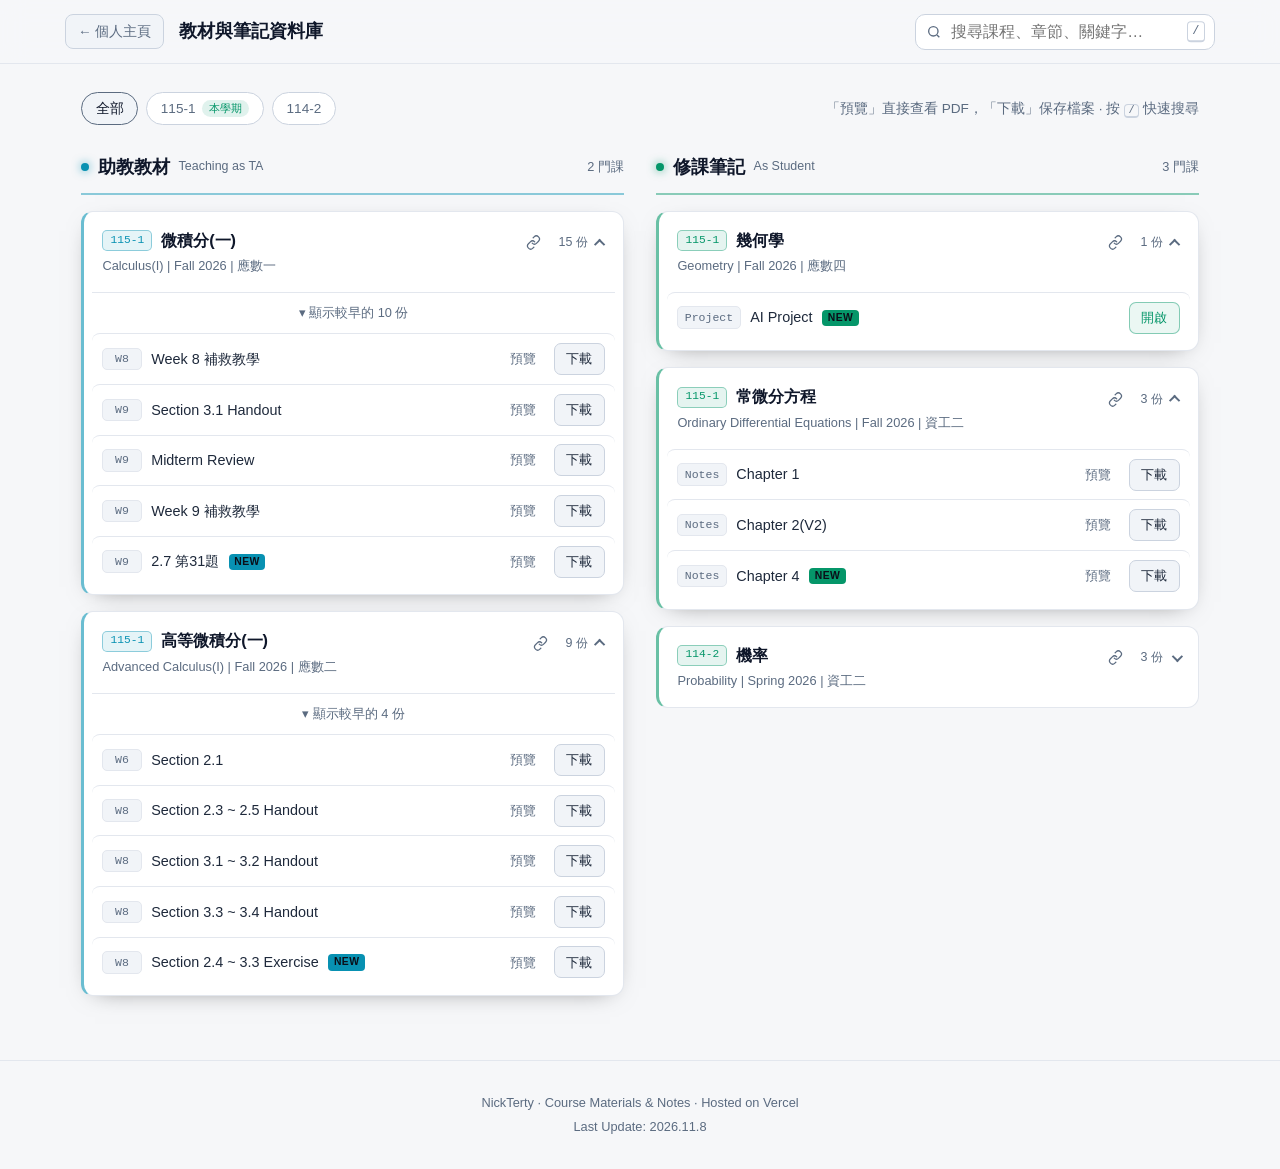
<file: index.html>
<!DOCTYPE html>
<html lang="zh-Hant">
<head>
  <meta charset="UTF-8" />
  <meta name="viewport" content="width=device-width, initial-scale=1.0" />
  <meta name="description" content="NickTerty 的助教教材與修課筆記：微積分、高等微積分、常微分方程、機率等課程講義。" />
  <meta name="theme-color" content="#0b0f19" />
  <title>教材與筆記資料庫 | NickTerty</title>
  <link rel="icon" href="data:image/svg+xml,<svg xmlns='http://www.w3.org/2000/svg' viewBox='0 0 100 100'><text y='.9em' font-size='90'>📚</text></svg>" />
  <link rel="stylesheet" href="style.css" />
</head>
<body>
  <a class="skip-link" href="#main">跳到主要內容</a>

  <!-- Top navigation bar -->
  <header class="navbar">
    <div class="navbar-container">
      <div class="brand-section">
        <a href="https://komeiimo.vercel.app" class="back-home-link">&larr; 個人主頁</a>
        <h1 class="page-title">教材與筆記資料庫</h1>
      </div>
      <div class="search-bar" role="search">
        <label for="searchInput" class="sr-only">搜尋課程、章節、關鍵字</label>
        <svg class="search-icon" viewBox="0 0 24 24" fill="none" stroke="currentColor" stroke-width="2" aria-hidden="true"><circle cx="11" cy="11" r="7"/><path d="m20 20-3.5-3.5"/></svg>
        <input type="search" id="searchInput" placeholder="搜尋課程、章節、關鍵字…" autocomplete="off" />
        <kbd class="search-kbd" aria-hidden="true">/</kbd>
      </div>
    </div>
  </header>

  <main id="main" class="main-content">
    <div class="toolbar">
      <div class="chip-group" id="semesterChips" role="group" aria-label="依學期篩選"></div>
      <p class="result-count" id="resultCount" aria-live="polite"></p>
    </div>

    <div class="columns-grid">
      <section class="column" data-type="ta" aria-labelledby="ta-heading">
        <div class="column-header">
          <h2 id="ta-heading">助教教材 <span class="en">Teaching as TA</span></h2>
          <span class="count" id="ta-count"></span>
        </div>
        <div id="ta-container"><div class="skeleton"></div><div class="skeleton"></div></div>
      </section>

      <section class="column" data-type="student" aria-labelledby="student-heading">
        <div class="column-header">
          <h2 id="student-heading">修課筆記 <span class="en">As Student</span></h2>
          <span class="count" id="student-count"></span>
        </div>
        <div id="student-container"><div class="skeleton"></div><div class="skeleton"></div></div>
      </section>
    </div>
  </main>

  <footer>
    <p>NickTerty · Course Materials &amp; Notes · Hosted on Vercel</p>
    <p id="last-update">Last Update: —</p>
  </footer>

  <!-- PDF preview dialog (desktop only) -->
  <dialog id="viewer" class="viewer" aria-labelledby="viewerTitle">
    <div class="viewer-bar">
      <h2 id="viewerTitle" class="viewer-title"></h2>
      <div class="viewer-actions">
        <a id="viewerOpen" class="btn btn-ghost" target="_blank" rel="noopener">新分頁開啟 ↗</a>
        <a id="viewerDl" class="btn" download>下載</a>
        <button type="button" id="viewerClose" class="btn btn-icon" aria-label="關閉預覽">✕</button>
      </div>
    </div>
    <iframe id="viewerFrame" title="PDF 預覽"></iframe>
  </dialog>

  <div id="toast" class="toast" role="status" aria-live="polite"></div>

  <script>
    // ===== Settings =====
    const VISIBLE_LIMIT = 5;   // Files shown per course by default; older ones are folded under "show N earlier"

    const GROUPS = [
      { key: 'ta',      container: 'ta-container',      count: 'ta-count' },
      { key: 'student', container: 'student-container', count: 'student-count' }
    ];
    const state = {
      data: null, courses: [], query: '', sem: 'all', semesters: [],
      focus: null,              // Course to expand, set by the URL #id
      openState: new Map(),     // Cards the user opened/closed manually
      expanded: new Set()       // Courses whose earlier files are expanded
    };
    const $ = id => document.getElementById(id);

    const esc = s => String(s ?? '').replace(/[&<>"']/g, c =>
      ({ '&': '&amp;', '<': '&lt;', '>': '&gt;', '"': '&quot;', "'": '&#39;' }[c]));

    function hl(text) {
      text = String(text ?? '');
      const q = state.query;
      if (!q) return esc(text);
      const lower = text.toLowerCase();
      let out = '', i = 0, j;
      while ((j = lower.indexOf(q, i)) !== -1) {
        out += esc(text.slice(i, j)) + '<mark>' + esc(text.slice(j, j + q.length)) + '</mark>';
        i = j + q.length;
      }
      return out + esc(text.slice(i));
    }

    // Course URL id: use "id" from the JSON if present, otherwise derive it from the English name, e.g. Calculus(I) → calculus-i
    function assignIds(courses) {
      const used = new Set();
      courses.forEach(c => {
        let id = c.id || (c.subtitle || c.title || '').split('|')[0]
          .toLowerCase().replace(/[^a-z0-9]+/g, '-').replace(/^-+|-+$/g, '') || 'course';
        if (used.has(id)) id += '-' + String(c.status).toLowerCase();
        used.add(id);
        c._id = id;
      });
    }

    function fileKind(f) {
      if (!f.url) return 'pending';
      if (f.type === 'link') return /^https?:/i.test(f.url) ? 'link' : 'page';
      return 'file';
    }

    function renderFile(f, isNew, older) {
      const kind = fileKind(f), url = esc(f.url), name = esc(f.name);
      let actions;
      if (kind === 'pending') {
        actions = '<span class="pending-pill">即將上傳</span>';
      } else if (kind === 'link') {
        actions = `<a class="btn btn-primary" href="${url}" target="_blank" rel="noopener noreferrer" aria-label="開啟連結：${name}">開啟 ↗</a>`;
      } else if (kind === 'page') {
        actions = `<a class="btn btn-primary" href="${url}" target="_blank" rel="noopener" aria-label="開啟頁面：${name}">開啟</a>`;
      } else {
        actions = `<a class="btn btn-ghost js-preview" href="${url}" target="_blank" rel="noopener" data-title="${name}" aria-label="預覽：${name}">預覽</a>
                   <a class="btn" href="${url}" download aria-label="下載：${name}">下載</a>`;
      }
      return `
        <li class="file-item${kind === 'pending' ? ' is-pending' : ''}${older ? ' is-older' : ''}">
          <div class="file-info">
            <span class="tag-label">${hl(f.tag)}</span>
            <span class="file-name">${hl(f.name)}</span>
            ${isNew ? '<span class="new-pill">NEW</span>' : ''}
          </div>
          <div class="file-actions">${actions}</div>
        </li>`;
    }

    function renderCourse(c, isCurrent) {
      const q = state.query;
      const head = [c.title, c.subtitle, c.status].join(' ').toLowerCase();
      const files = (!q || head.includes(q))
        ? c.files
        : c.files.filter(f => `${f.tag} ${f.name}`.toLowerCase().includes(q));
      if (q && !files.length) return null;

      let latest = -1;
      if (isCurrent) c.files.forEach((f, i) => { if (f.url) latest = i; });
      const uploaded = c.files.filter(f => f.url).length;

      // Open state priority: searching (all open) > manual toggle > URL target > current semester open by default
      const defOpen = state.focus ? c._id === state.focus : isCurrent;
      const open = q ? true : (state.openState.has(c._id) ? state.openState.get(c._id) : defOpen);

      // Fold older files when there are too many (files with "pin": true always stay on top)
      const pinned = files.filter(f => f.pin);
      const rest = files.filter(f => !f.pin);
      const hideCount = (!q && rest.length > VISIBLE_LIMIT) ? rest.length - VISIBLE_LIMIT : 0;
      const expanded = state.expanded.has(c._id);
      const fileHtml = [
        ...pinned.map(f => renderFile(f, c.files.indexOf(f) === latest, false)),
        hideCount ? `<li class="more-row"><button type="button" class="more-btn" data-course="${esc(c._id)}" aria-expanded="${expanded}">
                       ${expanded ? '收起較早的檔案' : `顯示較早的 ${hideCount} 份`}</button></li>` : '',
        ...rest.map((f, i) => renderFile(f, c.files.indexOf(f) === latest, i < hideCount))
      ].join('');

      const html = `
        <details class="course-card" id="${esc(c._id)}"${open ? ' open' : ''}>
          <summary class="card-header">
            <div>
              <div class="card-title-row">
                <span class="sem-badge">${esc(c.status)}</span>
                <h3 class="card-title">${hl(c.title)}</h3>
              </div>
              <p class="card-subtitle">${hl(c.subtitle)}</p>
            </div>
            <span class="card-meta">
              <button type="button" class="copy-btn" data-course="${esc(c._id)}" title="複製這門課的連結" aria-label="複製「${esc(c.title)}」的連結">
                <svg viewBox="0 0 24 24" fill="none" stroke="currentColor" stroke-width="2" stroke-linecap="round" aria-hidden="true"><path d="M10 13a5 5 0 0 0 7.07 0l3-3a5 5 0 0 0-7.07-7.07l-1.5 1.5"/><path d="M14 11a5 5 0 0 0-7.07 0l-3 3a5 5 0 0 0 7.07 7.07l1.5-1.5"/></svg>
              </button>
              ${uploaded} 份<span class="chevron" aria-hidden="true"></span>
            </span>
          </summary>
          <ul class="file-list${hideCount && !expanded ? ' collapsed' : ''}">${fileHtml}</ul>
        </details>`;
      return { html, count: files.length };
    }

    function render() {
      const current = state.semesters[0];
      let total = 0;
      GROUPS.forEach(g => {
        const courses = (state.data[g.key] || []).filter(c => state.sem === 'all' || c.status === state.sem);
        const out = courses.map(c => renderCourse(c, c.status === current)).filter(Boolean);
        total += out.reduce((s, o) => s + o.count, 0);
        $(g.container).innerHTML = out.length
          ? out.map(o => o.html).join('')
          : `<p class="empty">${state.query ? `沒有符合「${esc(state.query)}」的資料` : '這個學期沒有資料'}</p>`;
        $(g.count).textContent = `${out.length} 門課`;
      });

      const rc = $('resultCount');
      if (state.query) {
        rc.textContent = `找到 ${total} 筆符合「${state.query}」的項目`;
      } else {
        rc.innerHTML = '「預覽」直接查看 PDF，「下載」保存檔案 · 按 <kbd>/</kbd> 快速搜尋';
      }
    }

    function renderChips() {
      const current = state.semesters[0];
      const chips = [{ v: 'all', label: '全部' }].concat(
        state.semesters.map(s => ({ v: s, label: s, note: s === current ? '本學期' : '' }))
      );
      const box = $('semesterChips');
      box.innerHTML = chips.map(c =>
        `<button type="button" class="chip" data-sem="${esc(c.v)}" aria-pressed="${c.v === state.sem}">
           ${esc(c.label)}${c.note ? `<span class="chip-note">${c.note}</span>` : ''}
         </button>`).join('');
      box.querySelectorAll('.chip').forEach(b => b.addEventListener('click', () => {
        state.sem = b.dataset.sem;
        box.querySelectorAll('.chip').forEach(x => x.setAttribute('aria-pressed', x === b));
        render();
      }));
    }

    // ===== 1. Course links =====
    function courseUrl(id) {
      return location.href.split('#')[0] + '#' + encodeURIComponent(id);
    }

    async function copyText(text) {
      try {
        await navigator.clipboard.writeText(text);
        return true;
      } catch {
        const ta = document.createElement('textarea');
        ta.value = text; ta.setAttribute('readonly', '');
        ta.style.cssText = 'position:fixed;opacity:0';
        document.body.appendChild(ta); ta.select();
        let ok = false;
        try { ok = document.execCommand('copy'); } catch {}
        ta.remove();
        return ok;
      }
    }

    let toastTimer;
    function toast(msg) {
      const t = $('toast');
      t.textContent = msg; t.classList.add('show');
      clearTimeout(toastTimer);
      toastTimer = setTimeout(() => t.classList.remove('show'), 1800);
    }

    function applyHash() {
      const id = decodeURIComponent(location.hash.slice(1));
      if (!id || !state.courses.some(c => c._id === id)) return;
      state.focus = id;
      state.openState.clear();
      state.sem = 'all'; state.query = ''; input.value = '';
      renderChips(); render();
      requestAnimationFrame(() => {
        const el = $(id);
        if (!el) return;
        el.scrollIntoView({ behavior: 'smooth', block: 'start' });
        el.classList.add('is-target');
        setTimeout(() => el.classList.remove('is-target'), 2200);
      });
    }

    // ===== 2. PDF preview dialog (desktop) =====
    const viewer = $('viewer'), frame = $('viewerFrame');
    const useViewer = () => typeof viewer.showModal === 'function'
      && matchMedia('(min-width: 768px) and (pointer: fine)').matches;

    function openViewer(url, title) {
      $('viewerTitle').textContent = title;
      $('viewerOpen').href = url;
      $('viewerDl').href = url;
      frame.src = url;
      viewer.showModal();
      document.documentElement.classList.add('modal-open');
    }
    viewer.addEventListener('close', () => {
      frame.src = 'about:blank';
      document.documentElement.classList.remove('modal-open');
    });
    $('viewerClose').addEventListener('click', () => viewer.close());
    viewer.addEventListener('click', e => { if (e.target === viewer) viewer.close(); });  // Close when clicking the backdrop

    // ===== Events =====
    document.addEventListener('click', async e => {
      const copy = e.target.closest('.copy-btn');
      if (copy) {
        e.preventDefault(); e.stopPropagation();   // Don't toggle the card
        const ok = await copyText(courseUrl(copy.dataset.course));
        toast(ok ? '已複製課程連結' : '複製失敗，請手動複製網址');
        return;
      }
      const more = e.target.closest('.more-btn');
      if (more) {
        const id = more.dataset.course;
        state.expanded.has(id) ? state.expanded.delete(id) : state.expanded.add(id);
        render();
        return;
      }
      const pv = e.target.closest('a.js-preview');
      if (pv && useViewer() && !e.ctrlKey && !e.metaKey && !e.shiftKey) {
        e.preventDefault();
        openViewer(pv.getAttribute('href'), pv.dataset.title);
      }
    });

    // Remember manual open/close so re-filtering doesn't reset it
    document.addEventListener('toggle', e => {
      if (e.target.matches?.('.course-card') && !state.query) state.openState.set(e.target.id, e.target.open);
    }, true);

    window.addEventListener('hashchange', applyHash);

    const input = $('searchInput');
    input.addEventListener('input', () => {
      state.query = input.value.trim().toLowerCase();
      if (state.data) render();
    });

    document.addEventListener('keydown', e => {
      if (viewer.open) return;
      const typing = /^(INPUT|TEXTAREA|SELECT)$/.test(document.activeElement.tagName);
      if (e.key === '/' && !typing) { e.preventDefault(); input.focus(); }
      if (e.key === 'Escape' && document.activeElement === input) {
        input.value = ''; state.query = '';
        if (state.data) render();
        input.blur();
      }
    });

    // ===== Load data =====
    // src/data/index.json lists course ids per group (order = display order);
    // each course lives in src/data/courses/<id>.json, and its id doubles as the URL #id.
    const DATA_DIR = './src/data/';

    async function getJSON(path) {
      const res = await fetch(DATA_DIR + path, { cache: 'no-cache' });
      if (!res.ok) throw new Error(`${path}: HTTP ${res.status}`);
      return res.json();
    }

    // Relative file URLs are resolved against the course's "base";
    // "type" defaults to link for http(s) / .html, otherwise file.
    function normalizeCourse(c, id) {
      c.id = c.id || id;
      const base = c.base || '';
      c.files = (c.files || []).map(f => {
        let url = f.url || '';
        if (url && base && !/^(https?:|\/|\.\.?\/|#)/i.test(url)) url = base + url;
        const type = f.type || (/^https?:|\.html?$/i.test(url) ? 'link' : 'file');
        return { ...f, url, type };
      });
      return c;
    }

    // "2026.11.4" → comparable number
    const dateKey = s => String(s || '').split('.').reduce((n, p) => n * 100 + (parseInt(p, 10) || 0), 0);

    async function loadData() {
      try {
        const index = await getJSON('index.json');
        state.data = {};
        await Promise.all(GROUPS.map(async g => {
          const results = await Promise.all((index[g.key] || []).map(id =>
            getJSON(`courses/${id}.json`)
              .then(c => normalizeCourse(c, id))
              .catch(err => { console.error('無法讀取課程:', err); return null; })));
          state.data[g.key] = results.filter(Boolean);
        }));

        state.courses = [...state.data.ta, ...state.data.student];
        if (!state.courses.length) throw new Error('沒有任何課程資料');

        const latest = state.courses.map(c => c.updated).filter(Boolean)
          .sort((a, b) => dateKey(b) - dateKey(a))[0];
        if (latest) $('last-update').textContent = `Last Update: ${latest}`;

        assignIds(state.courses);
        state.semesters = [...new Set(state.courses.map(c => c.status))].sort().reverse();

        renderChips();
        render();
        applyHash();
      } catch (err) {
        console.error('無法讀取教材資料:', err);
        GROUPS.forEach(g => {
          $(g.container).innerHTML = `<p class="error">資料載入失敗，請重新整理頁面。<br><small>（若是直接以 file:// 開啟本機檔案，瀏覽器會阻擋讀取 JSON，請用 Live Server 或部署後瀏覽）</small></p>`;
        });
      }
    }

    loadData();
  </script>
</body>
</html>
</file>
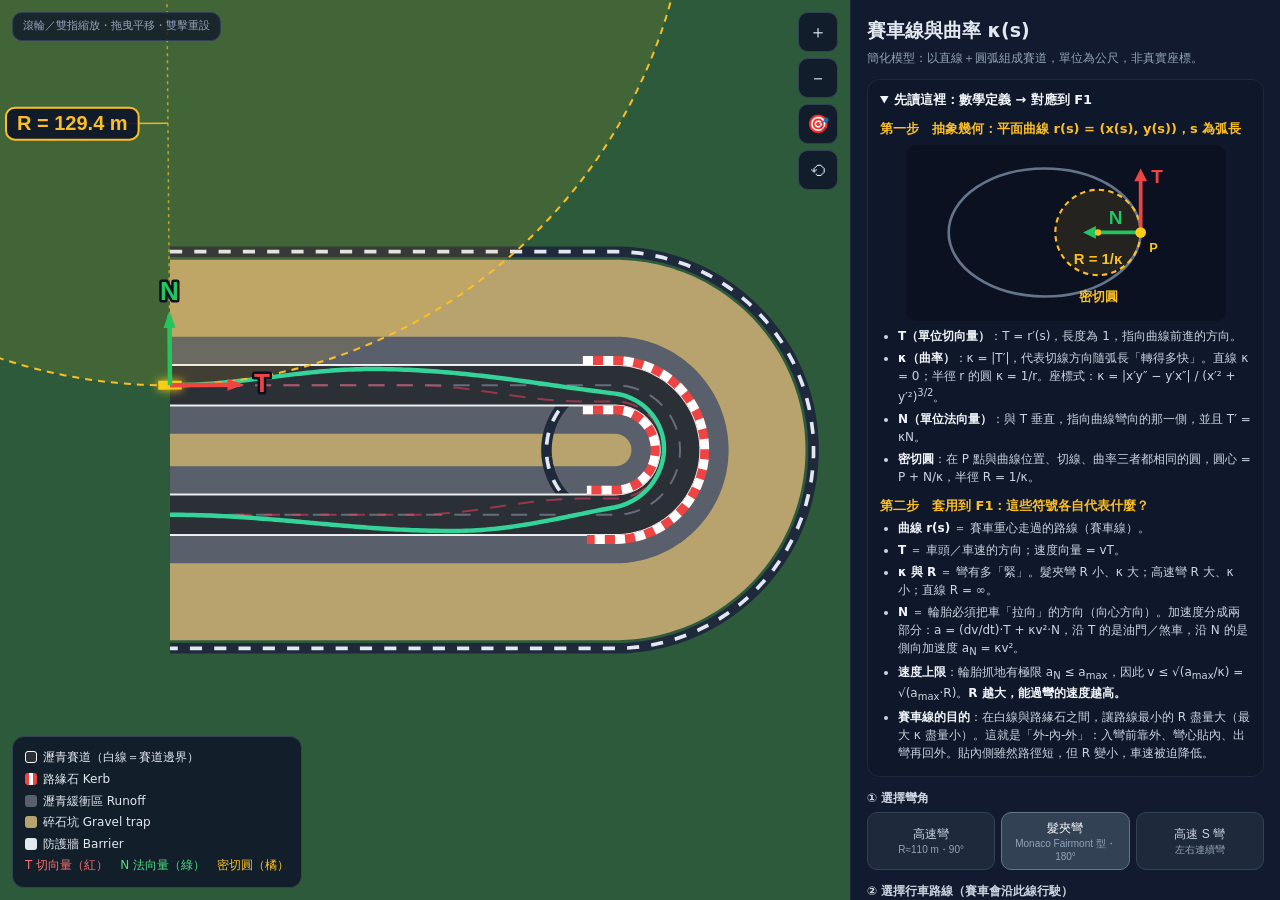
<file: src/materials/course/geometry/proj_1/index.html>
<!DOCTYPE html>
<html lang="zh-TW">
<head>
<meta charset="UTF-8">
<meta name="viewport" content="width=device-width,initial-scale=1">
<title>F1 賽車線幾何學：切向量 T、法向量 N、密切圓與曲率 κ(s)</title>
<style>
:root{color-scheme:dark}
*{box-sizing:border-box}
body{margin:0;height:100vh;display:flex;background:#0b1120;color:#e2e8f0;font:14px/1.5 system-ui,"Noto Sans TC","Microsoft JhengHei",sans-serif}
#stage{flex:1;position:relative;min-width:0}
#trackCanvas{width:100%;height:100%;display:block;touch-action:none;cursor:grab}
#trackCanvas:active{cursor:grabbing}
.tools{position:absolute;right:12px;top:12px;display:flex;flex-direction:column;gap:6px}
.tools button{width:40px;height:40px;border-radius:10px;border:1px solid #334155;background:rgba(15,23,42,.9);color:#e2e8f0;font-size:18px;cursor:pointer}
.tools button.on{background:#4f46e5;border-color:#818cf8}
.hint{position:absolute;left:12px;top:12px;background:rgba(15,23,42,.8);border:1px solid #334155;border-radius:10px;padding:5px 10px;font-size:11px;color:#94a3b8;pointer-events:none}
.legend{position:absolute;left:12px;bottom:12px;background:rgba(15,23,42,.88);border:1px solid #334155;border-radius:12px;padding:10px 12px;font-size:12px;line-height:1.8}
.legend i{display:inline-block;width:12px;height:12px;border-radius:3px;margin-right:6px;vertical-align:-2px}
aside{width:430px;overflow-y:auto;padding:16px;background:#111a2e;border-left:1px solid #1e293b}
h1{font-size:19px;margin:0 0 4px}
.sub{color:#94a3b8;font-size:12px;margin:0 0 12px}
.lab{font-size:12px;font-weight:700;color:#cbd5e1;margin:12px 0 5px}
.grp{display:grid;gap:6px;grid-template-columns:repeat(3,1fr)}
.btn{background:#1e293b;border:1px solid #334155;color:#cbd5e1;border-radius:10px;padding:7px 4px;font-size:12px;cursor:pointer}
.btn.on{background:#334155;color:#fff;border-color:#64748b}
.btn small{display:block;color:#94a3b8;font-size:10px}
.row{display:flex;gap:8px;align-items:center;margin-top:10px}
#play{flex:1;background:#4f46e5;border:0;color:#fff;font-weight:700;border-radius:10px;padding:9px;cursor:pointer}
select{background:#1e293b;color:#e2e8f0;border:1px solid #334155;border-radius:8px;padding:7px}
input[type=range]{width:100%}
.cards{display:grid;grid-template-columns:1fr 1fr;gap:8px;margin-top:12px}
.card{background:#0f172a;border:1px solid #1e293b;border-radius:12px;padding:10px}
.card b{display:block;font-size:11px;color:#94a3b8;font-weight:600}
.big{font:800 26px ui-monospace,Consolas,monospace}
.bar{height:7px;background:#1e293b;border-radius:9px;overflow:hidden;margin-top:5px}
.bar>div{height:100%;width:0;background:#38bdf8}
#state{display:inline-block;font-size:11px;font-weight:700;padding:1px 8px;border-radius:9px;margin-left:6px}
table{width:100%;border-collapse:collapse;font-size:12px}
td,th{padding:3px 4px;text-align:right}
td:first-child,th:first-child{text-align:left}
th{color:#94a3b8;font-weight:600}
canvas.ch{width:100%;height:110px;display:block;background:#0f172a;border:1px solid #1e293b;border-radius:10px}
.note{background:#0f172a;border:1px solid #1e293b;border-radius:12px;padding:10px 12px;font-size:12px;color:#cbd5e1;margin-top:12px}
.note p{margin:3px 0}
details.note{margin:0 0 12px}
details.note summary{cursor:pointer;font-weight:700;font-size:13px;color:#f1f5f9}
.step{font-weight:700;color:#fbbf24;margin:10px 0 3px;font-size:13px}
.note ul{margin:3px 0;padding-left:18px}.note li{margin:4px 0}.note li b{color:#f1f5f9}
.note svg{width:100%;max-width:320px;display:block;margin:6px auto;background:#0b1120;border-radius:10px}
@media(max-width:860px){body{flex-direction:column;height:auto;min-height:100vh}#stage{height:62vh;flex:none}aside{width:100%;border-left:0}}
</style>
</head>
<body>
<div id="stage">
  <canvas id="trackCanvas"></canvas>
  <div class="hint">滾輪／雙指縮放・拖曳平移・雙擊重設</div>
  <div class="tools">
    <button id="zIn" title="放大">＋</button>
    <button id="zOut" title="縮小">－</button>
    <button id="zFollow" title="跟車視角">🎯</button>
    <button id="zReset" title="重設視角">⟲</button>
  </div>
  <div class="legend">
    <div><i style="background:#2b2f36;border:1px solid #fff"></i>瀝青賽道（白線＝賽道邊界）</div>
    <div><i style="background:repeating-linear-gradient(90deg,#ef4444 0 4px,#fff 4px 8px)"></i>路緣石 Kerb</div>
    <div><i style="background:#59606b"></i>瀝青緩衝區 Runoff</div>
    <div><i style="background:#b8a36e"></i>碎石坑 Gravel trap</div>
    <div><i style="background:#e2e8f0"></i>防護牆 Barrier</div>
    <div style="color:#f87171">T 切向量（紅）　<span style="color:#4ade80">N 法向量（綠）</span>　<span style="color:#fbbf24">密切圓（橘）</span></div>
  </div>
</div>
<aside>
  <h1>賽車線與曲率 κ(s)</h1>
  <p class="sub">簡化模型：以直線＋圓弧組成賽道，單位為公尺，非真實座標。</p>

  <details class="note" open>
    <summary>先讀這裡：數學定義 → 對應到 F1</summary>
    <div class="step">第一步　抽象幾何：平面曲線 r(s) = (x(s), y(s))，s 為弧長</div>
    <svg viewBox="0 0 300 165" font-family="sans-serif" font-weight="700">
      <ellipse cx="130" cy="82" rx="90" ry="60" fill="none" stroke="#64748b" stroke-width="2.5"/>
      <circle cx="180" cy="82" r="40" fill="rgba(251,191,36,.1)" stroke="#fbbf24" stroke-width="2" stroke-dasharray="5 4"/>
      <line x1="220" y1="82" x2="220" y2="28" stroke="#ef4444" stroke-width="3.5"/><path d="M220 22 l-6 12 h12z" fill="#ef4444"/>
      <line x1="220" y1="82" x2="172" y2="82" stroke="#22c55e" stroke-width="3.5"/><path d="M166 82 l12 -6 v12z" fill="#22c55e"/>
      <circle cx="220" cy="82" r="5" fill="#facc15"/><circle cx="180" cy="82" r="3" fill="#fbbf24"/>
      <text x="230" y="36" fill="#ef4444" font-size="18">T</text>
      <text x="190" y="74" fill="#22c55e" font-size="18">N</text>
      <text x="180" y="112" fill="#fbbf24" font-size="14" text-anchor="middle">R = 1/κ</text>
      <text x="180" y="146" fill="#fbbf24" font-size="12" text-anchor="middle">密切圓</text>
      <text x="228" y="100" fill="#facc15" font-size="12">P</text>
    </svg>
    <ul>
      <li><b>T（單位切向量）</b>：T = r′(s)，長度為 1，指向曲線前進的方向。</li>
      <li><b>κ（曲率）</b>：κ = |T′|，代表切線方向隨弧長「轉得多快」。直線 κ = 0；半徑 r 的圓 κ = 1/r。座標式：κ = |x′y″ − y′x″| / (x′² + y′²)<sup>3/2</sup>。</li>
      <li><b>N（單位法向量）</b>：與 T 垂直，指向曲線彎向的那一側，並且 T′ = κN。</li>
      <li><b>密切圓</b>：在 P 點與曲線位置、切線、曲率三者都相同的圓，圓心 = P + N/κ，半徑 R = 1/κ。</li>
    </ul>
    <div class="step">第二步　套用到 F1：這些符號各自代表什麼？</div>
    <ul>
      <li><b>曲線 r(s)</b> ＝ 賽車重心走過的路線（賽車線）。</li>
      <li><b>T</b> ＝ 車頭／車速的方向；速度向量 = vT。</li>
      <li><b>κ 與 R</b> ＝ 彎有多「緊」。髮夾彎 R 小、κ 大；高速彎 R 大、κ 小；直線 R = ∞。</li>
      <li><b>N</b> ＝ 輪胎必須把車「拉向」的方向（向心方向）。加速度分成兩部分：a = (dv/dt)·T + κv²·N，沿 T 的是油門／煞車，沿 N 的是側向加速度 a<sub>N</sub> = κv²。</li>
      <li><b>速度上限</b>：輪胎抓地有極限 a<sub>N</sub> ≤ a<sub>max</sub>，因此 v ≤ √(a<sub>max</sub>/κ) = √(a<sub>max</sub>·R)。<b>R 越大，能過彎的速度越高。</b></li>
      <li><b>賽車線的目的</b>：在白線與路緣石之間，讓路線最小的 R 盡量大（最大 κ 盡量小）。這就是「外-內-外」：入彎前靠外、彎心貼內、出彎再回外。貼內側雖然路徑短，但 R 變小，車速被迫降低。</li>
    </ul>
  </details>

  <div class="lab">① 選擇彎角</div>
  <div class="grp" id="gCorner">
    <button class="btn" data-k="fast">高速彎<small>R≈110 m・90°</small></button>
    <button class="btn on" data-k="hairpin">髮夾彎<small>Monaco Fairmont 型・180°</small></button>
    <button class="btn" data-k="s">高速 S 彎<small>左右連續彎</small></button>
  </div>

  <div class="lab">② 選擇行車路線（賽車會沿此線行駛）</div>
  <div class="grp" id="gLine">
    <button class="btn" data-m="center"><span style="color:#94a3b8">●</span> 中心線</button>
    <button class="btn" data-m="inner"><span style="color:#f43f5e">●</span> 貼內側</button>
    <button class="btn on" data-m="racing"><span style="color:#34d399">●</span> 外-內-外<small>賽車線</small></button>
  </div>

  <div class="row"><input id="slider" type="range" min="0" max="100" step="0.5" value="0"></div>
  <div class="row">
    <button id="play">▶ 沿軌道行駛（速度依物理極限變化）</button>
    <select id="rate"><option value="0.25">0.25×</option><option value="0.5">0.5×</option><option value="1" selected>1×</option><option value="2">2×</option></select>
  </div>

  <div class="cards">
    <div class="card" style="grid-column:1/3">
      <b>車速表 <span id="state"></span></b>
      <div class="big" id="spd" style="color:#34d399">0 km/h</div>
      <div class="bar"><div id="spdBar" style="background:#34d399"></div></div>
    </div>
    <div class="card"><b>曲率 κ = 1/R（1/m）</b><div class="big" id="kv" style="color:#fb7185;font-size:22px">0</div></div>
    <div class="card"><b>密切圓半徑 R（m）</b><div class="big" id="rv" style="color:#fbbf24;font-size:22px">∞</div></div>
    <div class="card" style="grid-column:1/3">
      <b>側向加速度 a<sub>N</sub> = κv² 　／　輪胎極限（含下壓力）</b>
      <div class="big" id="an" style="font-size:20px;color:#38bdf8">0 G</div>
      <div class="bar"><div id="anBar"></div></div>
    </div>
  </div>

  <div class="lab">③ 三條路線比較（本段賽道）</div>
  <table><thead><tr><th>路線</th><th>用時</th><th>路徑長</th><th>最低車速</th></tr></thead><tbody id="times"></tbody></table>
  <p class="sub" id="verdict" style="margin-top:6px"></p>

  <div class="lab">曲率 |κ|(s)　（縱線＝目前位置）</div>
  <canvas class="ch" id="chK"></canvas>
  <div class="lab">速度 v(s) km/h</div>
  <canvas class="ch" id="chV"></canvas>

  <div class="note">
    <p style="color:#fbbf24">觀察重點：把滑桿拖到彎心，比較三條路線的 R、κ 與車速；路緣石外是緩衝區與碎石坑，不能隨意抄捷徑。</p>
    <p>模型為簡化版：輪胎抓地 = g(1.6 + 下壓力項)，煞車約 5G，加速約 1.2G。</p>
  </div>
</aside>

<script>
//CORE_START
const G=9.81,VMAX=90,A_ACC=12,A_DEC=48,MU=1.6,KDF=5.3e-4,V0=75;
const CORNERS={
  fast:{W:14,E:5.5,f:.55,pre:90,post:70,segs:[{L:200},{R:110,deg:90,dir:-1},{L:260}]},
  hairpin:{W:10,E:4,f:.58,pre:60,post:40,segs:[{L:110},{R:16,deg:180,dir:-1},{L:110}]},
  s:{W:14,E:5.5,f:.5,pre:80,post:70,segs:[{L:180},{R:100,deg:55,dir:-1},{L:40},{R:100,deg:55,dir:1},{L:180}]}
};
function build(key){
  const c=CORNERS[key],P=[],arcs=[];let x=0,y=0,th=0,s=0;
  P.push({x,y,th,s});
  for(const g of c.segs){
    if(g.L){for(let i=0;i<g.L;i++){x+=Math.cos(th);y+=Math.sin(th);s+=1;P.push({x,y,th,s});}}
    else{
      const len=g.R*g.deg*Math.PI/180,n=Math.ceil(len),ds=len/n,s0=s;
      for(let i=0;i<n;i++){const mid=th+g.dir*ds/g.R/2;x+=Math.cos(mid)*ds;y+=Math.sin(mid)*ds;th+=g.dir*ds/g.R;s+=ds;P.push({x,y,th,s});}
      arcs.push({s0,s1:s,dir:g.dir});
    }
  }
  let a=1e9,b=-1e9,c2=1e9,d=-1e9;
  P.forEach(p=>{a=Math.min(a,p.x);b=Math.max(b,p.x);c2=Math.min(c2,p.y);d=Math.max(d,p.y)});
  return {c,P,arcs,S:s,bb:[a,b,c2,d]};
}
function keysFor(T,mode){
  const {c,arcs,S}=T,E=c.E,f0=arcs[0],fl=arcs[arcs.length-1];
  if(mode==='center')return null;
  const k=[[0,0]];
  if(mode==='inner'){
    k.push([f0.s0-50,0],[f0.s0-8,f0.dir*E]);
    arcs.forEach((r,i)=>{if(i)k.push([r.s0,r.dir*E]);k.push([r.s1,r.dir*E]);});
    k.push([fl.s1+8,fl.dir*E],[fl.s1+50,0]);
  }else{
    k.push([f0.s0-c.pre,-f0.dir*E]);
    arcs.forEach(r=>k.push([r.s0+c.f*(r.s1-r.s0),r.dir*E]));
    k.push([fl.s1+c.post,-fl.dir*E]);
  }
  k.push([S,0]);return k;
}
function ease(k,s){
  if(s<=k[0][0])return k[0][1];
  for(let i=0;i<k.length-1;i++){
    if(s<=k[i+1][0]){const u=(s-k[i][0])/(k[i+1][0]-k[i][0]);return k[i][1]+(k[i+1][1]-k[i][1])*(1-Math.cos(Math.PI*u))/2;}
  }
  return k[k.length-1][1];
}
function makeLine(T,mode){
  const k=keysFor(T,mode),n=T.P.length,pts=[];
  for(const p of T.P){const d=k?ease(k,p.s):0;pts.push({x:p.x-d*Math.sin(p.th),y:p.y+d*Math.cos(p.th)});}
  let kap=new Array(n).fill(0);const m=3;
  for(let i=m;i<n-m;i++){
    const a=pts[i-m],b=pts[i],c=pts[i+m],ux=b.x-a.x,uy=b.y-a.y,vx=c.x-b.x,vy=c.y-b.y;
    kap[i]=2*(ux*vy-uy*vx)/(Math.hypot(ux,uy)*Math.hypot(vx,vy)*Math.hypot(c.x-a.x,c.y-a.y));
  }
  for(let i=0;i<m;i++){kap[i]=kap[m];kap[n-1-i]=kap[n-1-m];}
  kap=kap.map((_,i)=>{let s=0,c=0;for(let j=i-2;j<=i+2;j++)if(j>=0&&j<n){s+=kap[j];c++;}return s/c;});
  const seg=[];for(let i=0;i<n-1;i++)seg.push(Math.hypot(pts[i+1].x-pts[i].x,pts[i+1].y-pts[i].y));
  const v=kap.map(q=>{const den=Math.abs(q)-G*KDF;return Math.min(VMAX,den>1e-9?Math.sqrt(MU*G/den):VMAX);});
  v[0]=Math.min(v[0],V0);
  for(let i=0;i<n-1;i++)v[i+1]=Math.min(v[i+1],Math.sqrt(v[i]*v[i]+2*A_ACC*seg[i]));
  for(let i=n-2;i>=0;i--)v[i]=Math.min(v[i],Math.sqrt(v[i+1]*v[i+1]+2*A_DEC*seg[i]));
  let t=0,len=0;
  for(let i=0;i<n-1;i++){t+=2*seg[i]/(v[i]+v[i+1]);len+=seg[i];}
  return {mode,pts,kap,v,seg,total:t,len,vmin:Math.min(...v),kmax:Math.max(...kap.map(Math.abs))};
}
//CORE_END

const view={z:1,px:0,py:0};let follow=false,lastV={ox:0,oy:0,sc:1,w:1,h:1,cx:0,cy:0};
let T,L,key='hairpin',mode='racing',idx=0,playing=false,rate=1,last=0;
const $=id=>document.getElementById(id);
const cv=$('trackCanvas'),ctx=cv.getContext('2d');
const COL={center:'#94a3b8',inner:'#f43f5e',racing:'#34d399'};
const NAME={center:'中心線',inner:'貼內側',racing:'外-內-外'};
const MODES=['center','inner','racing'];

function setCorner(k){
  key=k;T=build(k);L={};MODES.forEach(m=>L[m]=makeLine(T,m));
  idx=0;$('slider').max=T.P.length-1;$('slider').value=0;
  const best=Math.min(...MODES.map(m=>L[m].total));
  $('times').innerHTML=MODES.map(m=>`<tr style="color:${COL[m]}"><td>${NAME[m]}${L[m].total===best?' 🏆':''}</td><td>${L[m].total.toFixed(2)} s</td><td>${L[m].len.toFixed(0)} m</td><td>${(L[m].vmin*3.6).toFixed(0)} km/h</td></tr>`).join('');
  const dt=L.inner.total-L.racing.total;
  $('verdict').textContent=dt>0?`貼內側路徑較短（少 ${(L.racing.len-L.inner.len).toFixed(1)} m），但比外-內-外慢 ${dt.toFixed(2)} 秒。`:`此彎角貼內側反而較快（${(-dt).toFixed(2)} 秒），請看曲率圖找原因。`;
  draw();
}

function carPos(){const ln=L[mode],i=Math.min(Math.floor(idx),T.P.length-2),f=idx-i,a=ln.pts[i],b=ln.pts[i+1];return{x:a.x+(b.x-a.x)*f,y:a.y+(b.y-a.y)*f};}
function setFollow(b){
  if(!b&&follow){view.px=lastV.ox-(lastV.w/2-lastV.cx*lastV.sc);view.py=lastV.oy-(lastV.h/2+lastV.cy*lastV.sc);}
  follow=b;$('zFollow').classList.toggle('on',b);draw();
}
function zoomAt(r,mx,my){
  const nz=Math.min(14,Math.max(.6,view.z*r)),k=nz/view.z;
  if(!follow){view.px+=(mx-(mx-lastV.ox)*k)-lastV.ox;view.py+=(my-(my-lastV.oy)*k)-lastV.oy;}
  view.z=nz;draw();
}
function resetView(){view.z=1;view.px=0;view.py=0;setFollow(false);}
function edge(o,a,b){const r=[];for(let i=a;i<=b;i++){const p=T.P[i];r.push([p.x-o*Math.sin(p.th),p.y+o*Math.cos(p.th)]);}return r;}

function arrow(x1,y1,x2,y2,col,lab){
  const a=Math.atan2(y2-y1,x2-x1);
  ctx.strokeStyle=col;ctx.fillStyle=col;ctx.lineWidth=3;ctx.setLineDash([]);
  ctx.lineWidth=4.5;
  ctx.beginPath();ctx.moveTo(x1,y1);ctx.lineTo(x2,y2);ctx.stroke();
  ctx.beginPath();ctx.moveTo(x2+4*Math.cos(a),y2+4*Math.sin(a));ctx.lineTo(x2-14*Math.cos(a-.45),y2-14*Math.sin(a-.45));ctx.lineTo(x2-14*Math.cos(a+.45),y2-14*Math.sin(a+.45));ctx.fill();
  ctx.font='bold 26px sans-serif';ctx.textAlign='center';ctx.textBaseline='middle';
  const lx=x2+22*Math.cos(a),ly=y2+22*Math.sin(a);
  ctx.lineWidth=5;ctx.strokeStyle='#0b1120';ctx.lineJoin='round';ctx.strokeText(lab,lx,ly);ctx.fillText(lab,lx,ly);
  ctx.textAlign='start';ctx.textBaseline='alphabetic';
}

function draw(){
  const dpr=window.devicePixelRatio||1,w=cv.clientWidth,h=cv.clientHeight;
  if(cv.width!==Math.round(w*dpr)||cv.height!==Math.round(h*dpr)){cv.width=Math.round(w*dpr);cv.height=Math.round(h*dpr);}
  ctx.setTransform(dpr,0,0,dpr,0,0);
  const [x0,x1,y0,y1]=T.bb,M=42;
  const sc=Math.min(w/(x1-x0+2*M),h/(y1-y0+2*M))*view.z;
  const cx0=(x0+x1)/2,cy0=(y0+y1)/2,cp=carPos();
  const ox=follow?w/2-cp.x*sc:w/2-cx0*sc+view.px,oy=follow?h/2+cp.y*sc:h/2+cy0*sc+view.py;
  lastV={ox,oy,sc,w,h,cx:cx0,cy:cy0};
  const X=x=>ox+x*sc,Y=y=>oy-y*sc,W=T.c.W,n=T.P.length;
  const poly=(arr,wm,col,dash,minPx)=>{
    ctx.beginPath();arr.forEach((p,i)=>i?ctx.lineTo(X(p[0]),Y(p[1])):ctx.moveTo(X(p[0]),Y(p[1])));
    ctx.lineWidth=Math.max(minPx||0,wm*sc);ctx.strokeStyle=col;ctx.setLineDash(dash?dash.map(d=>d*sc):[]);ctx.lineCap='butt';ctx.lineJoin='round';ctx.stroke();ctx.setLineDash([]);
  };
  ctx.fillStyle='#2d5a3a';ctx.fillRect(0,0,w,h);
  const ctr=edge(0,0,n-1);
  poly(ctr,W+52,'#b8a36e');                       // 碎石坑
  poly(ctr,W+14,'#59606b');                       // 瀝青緩衝區
  [-1,1].forEach(sd=>{const e=edge(sd*(W/2+28),0,n-1);poly(e,2.6,'#1e293b');poly(e,0.9,'#e2e8f0',[3,3]);}); // 防護牆
  poly(ctr,W,'#2b2f36');                          // 賽道
  [-1,1].forEach(sd=>poly(edge(sd*W/2,0,n-1),0.45,'rgba(255,255,255,.9)'));
  // 路緣石：只放在彎道區段
  T.arcs.forEach(r=>{
    const a=Math.max(0,Math.round(r.s0)-8),b=Math.min(n-1,Math.round(r.s1)+8);
    [-1,1].forEach(sd=>{const e=edge(sd*(W/2+1.1),a,b);poly(e,2.2,'#ef4444');poly(e,2.2,'#fff',[2.5,2.5]);});
  });
  // 三條路線
  MODES.forEach(m=>{
    const sel=m===mode;
    poly(L[m].pts.map(p=>[p.x,p.y]),sel?1.1:0.5,sel?COL[m]:COL[m]+'88',sel?null:[4,3],sel?3:1.5);
  });
  // 目前點：Frenet 標架與密切圓
  const ln=L[mode],i=Math.min(Math.floor(idx),n-2),f=idx-i,lp=a=>a[i]+(a[i+1]-a[i])*f;
  const p={x:0,y:0};
  const pa=ln.pts[i],pb=ln.pts[i+1];p.x=pa.x+(pb.x-pa.x)*f;p.y=pa.y+(pb.y-pa.y)*f;
  const q0=ln.pts[Math.max(0,i-1)],q1=ln.pts[Math.min(n-1,i+2)];
  const tl=Math.hypot(q1.x-q0.x,q1.y-q0.y),Tx=(q1.x-q0.x)/tl,Ty=(q1.y-q0.y)/tl;
  const k=lp(ln.kap),sg=k>=0?1:-1,Nx=-Ty*sg,Ny=Tx*sg,ak=Math.abs(k),R=ak>1e-5?1/ak:Infinity,v=lp(ln.v);
  if(R*sc<60000){
    const cx=p.x+Nx*R,cy=p.y+Ny*R;
    ctx.beginPath();ctx.arc(X(cx),Y(cy),R*sc,0,6.2832);
    ctx.fillStyle='rgba(251,191,36,.10)';ctx.fill();
    ctx.strokeStyle='#fbbf24';ctx.lineWidth=2;ctx.setLineDash([7,6]);ctx.stroke();ctx.setLineDash([]);
    ctx.beginPath();ctx.moveTo(X(p.x),Y(p.y));ctx.lineTo(X(cx),Y(cy));ctx.strokeStyle='rgba(251,191,36,.7)';ctx.lineWidth=1.5;ctx.setLineDash([3,4]);ctx.stroke();ctx.setLineDash([]);
    ctx.beginPath();ctx.arc(X(cx),Y(cy),3.5,0,6.2832);ctx.fillStyle='#fbbf24';ctx.fill();
  }
  // 車身
  ctx.save();ctx.translate(X(p.x),Y(p.y));ctx.rotate(-Math.atan2(Ty,Tx));
  ctx.fillStyle='#facc15';ctx.shadowColor='#facc15';ctx.shadowBlur=10;
  ctx.fillRect(-Math.max(7,2.9*sc),-Math.max(3,1.1*sc),Math.max(14,5.8*sc),Math.max(6,2.2*sc));ctx.restore();ctx.shadowBlur=0;
  arrow(X(p.x),Y(p.y),X(p.x)+Tx*70,Y(p.y)-Ty*70,'#ef4444','T');
  arrow(X(p.x),Y(p.y),X(p.x)+Nx*70,Y(p.y)-Ny*70,'#22c55e','N');
  // R 標籤：放在遠離 T、N 箭頭的位置，圓很小時也不會疊在一起
  {
    const Px=X(p.x),Py=Y(p.y),rpx=isFinite(R)?R*sc:1e9,d=Math.max(Math.min(rpx,1e4)/2,105);
    const rt=R<1000?'R = '+R.toFixed(1)+' m':'R = ∞（直線）';
    ctx.font='bold 20px sans-serif';
    const pw=ctx.measureText(rt).width+22,ph=32;
    const ax=Math.min(w-pw/2-6,Math.max(pw/2+6,Px+Nx*d-Tx*(pw/2+34))),ay=Math.min(h-ph/2-6,Math.max(ph/2+6,Py-Ny*d+Ty*(ph/2+34)));
    if(R<1000){
      const e=Math.min(rpx,d);
      ctx.beginPath();ctx.moveTo(ax,ay);ctx.lineTo(Px+Nx*e,Py-Ny*e);ctx.strokeStyle='rgba(251,191,36,.9)';ctx.lineWidth=1.5;ctx.setLineDash([]);ctx.stroke();
    }
    ctx.fillStyle='rgba(15,23,42,.94)';ctx.strokeStyle='#fbbf24';ctx.lineWidth=2;
    ctx.beginPath();ctx.roundRect(ax-pw/2,ay-ph/2,pw,ph,9);ctx.fill();ctx.stroke();
    ctx.fillStyle='#fbbf24';ctx.textAlign='center';ctx.textBaseline='middle';ctx.fillText(rt,ax,ay+1);
    ctx.textAlign='start';ctx.textBaseline='alphabetic';
  }
  // 儀表
  const kmh=v*3.6,ax=(ln.v[i+1]**2-ln.v[i]**2)/(2*ln.seg[i])/G,aN=v*v*ak/G,lim=MU+KDF*v*v;
  $('spd').textContent=Math.round(kmh)+' km/h';$('spdBar').style.width=Math.min(100,kmh/3.3)+'%';
  const st=$('state');
  if(ax<-.15){st.textContent='煞車 '+(-ax).toFixed(1)+'G';st.style.background='#7f1d1d';}
  else if(ax>.15){st.textContent='加速 '+ax.toFixed(1)+'G';st.style.background='#14532d';}
  else{st.textContent='過彎／巡航';st.style.background='#1e3a8a';}
  $('kv').textContent=ak.toFixed(4);$('rv').textContent=R<1000?R.toFixed(1):'∞（直線）';
  $('an').textContent=aN.toFixed(2)+' G ／ '+lim.toFixed(2)+' G';
  $('anBar').style.width=Math.min(100,aN/lim*100)+'%';
  chart('chK',(l,j)=>Math.abs(l.kap[j]),Math.max(...MODES.map(m=>L[m].kmax))*1.1,3);
  chart('chV',(l,j)=>l.v[j]*3.6,340,0);
}

function chart(id,get,ymax){
  const c=$(id),x=c.getContext('2d'),dpr=window.devicePixelRatio||1,w=c.clientWidth,h=c.clientHeight;
  if(c.width!==Math.round(w*dpr)){c.width=Math.round(w*dpr);c.height=Math.round(h*dpr);}
  x.setTransform(dpr,0,0,dpr,0,0);x.clearRect(0,0,w,h);
  const l0=34,r0=6,t0=6,b0=6,pw=w-l0-r0,ph=h-t0-b0,n=T.P.length;
  const PX=s=>l0+s/T.S*pw,PY=y=>t0+ph-Math.min(1,y/ymax)*ph;
  x.strokeStyle='#1e293b';x.fillStyle='#64748b';x.font='10px sans-serif';x.lineWidth=1;
  for(let g=0;g<=2;g++){const yy=t0+ph*g/2;x.beginPath();x.moveTo(l0,yy);x.lineTo(w-r0,yy);x.stroke();x.fillText((ymax*(1-g/2)).toFixed(ymax<1?3:0),2,yy+(g?0:9));}
  MODES.forEach(m=>{
    x.beginPath();for(let j=0;j<n;j++){const X=PX(T.P[j].s),Y=PY(get(L[m],j));j?x.lineTo(X,Y):x.moveTo(X,Y);}
    x.strokeStyle=m===mode?COL[m]:COL[m]+'77';x.lineWidth=m===mode?2.2:1.2;x.stroke();
  });
  const i=Math.min(Math.floor(idx),n-1),sx=PX(T.P[i].s);
  x.strokeStyle='#38bdf8';x.lineWidth=1;x.setLineDash([4,3]);x.beginPath();x.moveTo(sx,t0);x.lineTo(sx,t0+ph);x.stroke();x.setLineDash([]);
  x.beginPath();x.arc(sx,PY(get(L[mode],i)),4,0,6.2832);x.fillStyle='#38bdf8';x.fill();
}

// --- UI ---
document.querySelectorAll('#gCorner .btn').forEach(b=>b.onclick=()=>{
  document.querySelectorAll('#gCorner .btn').forEach(x=>x.classList.remove('on'));b.classList.add('on');setCorner(b.dataset.k);});
document.querySelectorAll('#gLine .btn').forEach(b=>b.onclick=()=>{
  document.querySelectorAll('#gLine .btn').forEach(x=>x.classList.remove('on'));b.classList.add('on');mode=b.dataset.m;draw();});
$('slider').oninput=e=>{idx=parseFloat(e.target.value);draw();};
$('rate').onchange=e=>rate=parseFloat(e.target.value);
$('play').onclick=()=>{playing=!playing;last=0;$('play').textContent=playing?'⏸ 暫停':'▶ 沿軌道行駛（速度依物理極限變化）';};
window.addEventListener('resize',draw);
const ptrs=new Map();let pinch=0;
const rel=e=>{const r=cv.getBoundingClientRect();return[e.clientX-r.left,e.clientY-r.top];};
cv.addEventListener('wheel',e=>{e.preventDefault();const[x,y]=rel(e);zoomAt(Math.exp(-e.deltaY*.0015),x,y);},{passive:false});
cv.addEventListener('pointerdown',e=>{cv.setPointerCapture(e.pointerId);ptrs.set(e.pointerId,rel(e));pinch=0;});
cv.addEventListener('pointermove',e=>{
  if(!ptrs.has(e.pointerId))return;
  const[x,y]=rel(e),[ox,oy]=ptrs.get(e.pointerId);ptrs.set(e.pointerId,[x,y]);
  if(ptrs.size===1){if(follow)setFollow(false);view.px+=x-ox;view.py+=y-oy;draw();}
  else if(ptrs.size===2){
    const[a,b]=[...ptrs.values()],d=Math.hypot(a[0]-b[0],a[1]-b[1]);
    if(pinch)zoomAt(d/pinch,(a[0]+b[0])/2,(a[1]+b[1])/2);
    pinch=d;
  }
});
['pointerup','pointercancel'].forEach(t=>cv.addEventListener(t,e=>{ptrs.delete(e.pointerId);pinch=0;}));
cv.addEventListener('dblclick',resetView);
$('zIn').onclick=()=>zoomAt(1.4,lastV.w/2,lastV.h/2);
$('zOut').onclick=()=>zoomAt(1/1.4,lastV.w/2,lastV.h/2);
$('zFollow').onclick=()=>{if(!follow&&view.z<3)view.z=4;setFollow(!follow);};
$('zReset').onclick=resetView;
function loop(now){
  if(playing){
    const dt=last?Math.min(.05,(now-last)/1000)*rate:0;last=now;
    const ln=L[mode],i=Math.min(Math.floor(idx),T.P.length-2),v=ln.v[i]+(ln.v[i+1]-ln.v[i])*(idx-i);
    idx+=v*dt/ln.seg[i];
    if(idx>=T.P.length-1)idx=0;
    $('slider').value=idx;draw();
  }
  requestAnimationFrame(loop);
}
setCorner('hairpin');requestAnimationFrame(loop);
</script>
</body>
</html>
</file>
<file: style.css>
/* ========== Colors & base ========== */
:root {
  color-scheme: dark;
  --bg-main: #0b0f19;
  --bg-header: rgba(11, 15, 25, 0.82);
  --bg-card: #111827;
  --bg-raised: #1a2232;
  --bg-input: #060a12;
  --border: #1f2937;
  --border-strong: #334155;
  --text-main: #e2e8f0;
  --text-strong: #ffffff;
  --text-muted: #94a3b8;
  --ta: #22d3ee;
  --ta-rgb: 34, 211, 238;
  --student: #34d399;
  --student-rgb: 52, 211, 153;
  --mark-bg: rgba(250, 204, 21, 0.28);
  --radius: 12px;
}

@media (prefers-color-scheme: light) {
  :root {
    color-scheme: light;
    --bg-main: #f6f7f9;
    --bg-header: rgba(246, 247, 249, 0.85);
    --bg-card: #ffffff;
    --bg-raised: #f1f4f8;
    --bg-input: #ffffff;
    --border: #e3e7ee;
    --border-strong: #cbd3df;
    --text-main: #1e293b;
    --text-strong: #0f172a;
    --text-muted: #5b6b80;
    --ta: #0891b2;
    --ta-rgb: 8, 145, 178;
    --student: #059669;
    --student-rgb: 5, 150, 105;
    --mark-bg: rgba(250, 204, 21, 0.45);
  }
}

* { box-sizing: border-box; margin: 0; padding: 0; }

body {
  background: var(--bg-main);
  color: var(--text-main);
  font-family: -apple-system, BlinkMacSystemFont, "Segoe UI", "Noto Sans TC", "PingFang TC", "Microsoft JhengHei", sans-serif;
  line-height: 1.55;
  min-height: 100vh;
  display: flex;
  flex-direction: column;
  -webkit-font-smoothing: antialiased;
}

a { color: inherit; }

:focus-visible {
  outline: 2px solid var(--ta);
  outline-offset: 2px;
  border-radius: 6px;
}

.sr-only {
  position: absolute; width: 1px; height: 1px;
  overflow: hidden; clip: rect(0 0 0 0); white-space: nowrap;
}

.skip-link {
  position: absolute; left: 1rem; top: -3rem; z-index: 100;
  background: var(--ta); color: #000; padding: .5rem .9rem; border-radius: 8px;
  text-decoration: none; font-weight: 600;
}
.skip-link:focus { top: 1rem; }

kbd {
  font-family: ui-monospace, Consolas, monospace;
  font-size: .75em;
  border: 1px solid var(--border-strong);
  border-bottom-width: 2px;
  border-radius: 4px;
  padding: 0 .35em;
  color: var(--text-muted);
}

/* ========== Navigation bar ========== */
.navbar {
  position: sticky; top: 0; z-index: 50;
  background: var(--bg-header);
  backdrop-filter: blur(12px);
  -webkit-backdrop-filter: blur(12px);
  border-bottom: 1px solid var(--border);
  padding: .85rem 1rem;
}

.navbar-container {
  max-width: 1150px; margin: 0 auto;
  display: flex; justify-content: space-between; align-items: center;
  flex-wrap: wrap; gap: .75rem 1rem;
}

.brand-section { display: flex; align-items: center; gap: .9rem; min-width: 0; }

.back-home-link {
  text-decoration: none; font-size: .85rem; white-space: nowrap;
  color: var(--text-muted);
  background: var(--bg-raised);
  border: 1px solid var(--border-strong);
  padding: .35rem .75rem; border-radius: 8px;
  transition: color .15s, border-color .15s;
}
.back-home-link:hover { color: var(--text-strong); border-color: var(--text-muted); }

.page-title { font-size: 1.15rem; font-weight: 700; color: var(--text-strong); }

.search-bar { position: relative; flex: 0 1 300px; }
.search-bar input {
  width: 100%;
  background: var(--bg-input);
  border: 1px solid var(--border-strong);
  color: var(--text-main);
  padding: .5rem 2.2rem .5rem 2.2rem;
  border-radius: 10px;
  font-size: 16px;            /* 16px+ keeps iOS from auto-zooming on focus */
  outline: none;
  transition: border-color .15s, box-shadow .15s;
}
.search-bar input::-webkit-search-cancel-button { display: none; }
.search-bar input:focus {
  border-color: var(--ta);
  box-shadow: 0 0 0 3px rgba(var(--ta-rgb), .18);
}
.search-icon {
  position: absolute; left: .7rem; top: 50%; transform: translateY(-50%);
  width: 16px; height: 16px; color: var(--text-muted); pointer-events: none;
}
.search-kbd { position: absolute; right: .65rem; top: 50%; transform: translateY(-50%); pointer-events: none; }
.search-bar input:focus ~ .search-kbd { display: none; }

/* ========== Main content ========== */
.main-content {
  flex: 1;
  width: 100%; max-width: 1150px;
  margin: 1.75rem auto 3rem;
  padding: 0 1rem;
}

.toolbar {
  display: flex; flex-wrap: wrap; align-items: center; justify-content: space-between;
  gap: .75rem 1rem;
  margin-bottom: 1.75rem;
}

.chip-group { display: flex; flex-wrap: wrap; gap: .5rem; }
.chip {
  font: inherit; font-size: .85rem; cursor: pointer;
  display: inline-flex; align-items: center; gap: .4rem;
  background: var(--bg-card);
  color: var(--text-muted);
  border: 1px solid var(--border-strong);
  border-radius: 999px;
  padding: .3rem .85rem;
  transition: all .15s;
}
.chip:hover { color: var(--text-main); }
.chip[aria-pressed="true"] {
  color: var(--text-strong);
  background: var(--bg-raised);
  border-color: var(--text-muted);
}
.chip-note {
  font-size: .7rem; color: var(--student);
  background: rgba(var(--student-rgb), .12);
  border-radius: 999px; padding: 0 .45rem;
}

.result-count { font-size: .85rem; color: var(--text-muted); }

.columns-grid {
  display: grid; grid-template-columns: 1fr; gap: 2.25rem;
}
@media (min-width: 860px) {
  .columns-grid { grid-template-columns: 1fr 1fr; gap: 2rem; align-items: start; }
}

/* Each column has its own accent color */
.column[data-type="ta"]      { --accent: var(--ta);      --accent-rgb: var(--ta-rgb); }
.column[data-type="student"] { --accent: var(--student); --accent-rgb: var(--student-rgb); }

.column-header {
  display: flex; justify-content: space-between; align-items: baseline;
  padding-bottom: .7rem; margin-bottom: 1rem;
  border-bottom: 2px solid rgba(var(--accent-rgb), .45);
}
.column-header h2 {
  font-size: 1.15rem; font-weight: 700; color: var(--text-strong);
  display: flex; align-items: center; gap: .55rem;
}
.column-header h2::before {
  content: ""; width: 8px; height: 8px; border-radius: 50%;
  background: var(--accent);
  box-shadow: 0 0 10px rgba(var(--accent-rgb), .7);
}
.column-header .en { font-size: .78rem; font-weight: 500; color: var(--text-muted); }
.count { font-size: .8rem; color: var(--text-muted); font-variant-numeric: tabular-nums; }

/* ========== Course cards ========== */
.course-card {
  background: var(--bg-card);
  border: 1px solid var(--border);
  border-left: 3px solid rgba(var(--accent-rgb), .6);
  border-radius: var(--radius);
  margin-bottom: 1rem;
  transition: border-color .15s, box-shadow .15s;
}
.course-card:hover { border-color: var(--border-strong); border-left-color: var(--accent); }
.course-card[open] { box-shadow: 0 6px 24px -14px rgba(0, 0, 0, .55); }

.card-header {
  list-style: none;
  cursor: pointer;
  display: flex; justify-content: space-between; align-items: flex-start; gap: 1rem;
  padding: 1rem 1.15rem;
  user-select: none;
}
.card-header::-webkit-details-marker { display: none; }

.card-title-row { display: flex; align-items: center; gap: .55rem; flex-wrap: wrap; }
.card-title { font-size: 1.02rem; font-weight: 700; color: var(--text-strong); }
.card-subtitle { font-size: .8rem; color: var(--text-muted); margin-top: .2rem; }

.sem-badge {
  font-size: .7rem; font-family: ui-monospace, Consolas, monospace;
  color: var(--accent);
  border: 1px solid rgba(var(--accent-rgb), .4);
  background: rgba(var(--accent-rgb), .1);
  padding: .05rem .45rem; border-radius: 5px;
}

.card-meta {
  display: flex; align-items: center; gap: .55rem; flex-shrink: 0;
  font-size: .78rem; color: var(--text-muted); padding-top: .15rem;
}
.chevron {
  width: 8px; height: 8px;
  border-right: 2px solid currentColor; border-bottom: 2px solid currentColor;
  transform: rotate(45deg) translateY(-2px);
  transition: transform .2s;
}
.course-card[open] .chevron { transform: rotate(-135deg) translateY(-2px); }

/* ========== File list ========== */
.file-list { list-style: none; padding: 0 .5rem .5rem; }

.file-item {
  display: flex; justify-content: space-between; align-items: center; gap: .75rem;
  padding: .55rem .65rem;
  border-top: 1px solid var(--border);
  font-size: .9rem;
  border-radius: 8px;
  transition: background .12s;
}
.file-item:hover { background: var(--bg-raised); border-top-color: transparent; }
.file-item:hover + .file-item { border-top-color: transparent; }

.file-info { display: flex; align-items: center; gap: .6rem; min-width: 0; }
.file-name { overflow-wrap: anywhere; }

.tag-label {
  flex-shrink: 0;
  min-width: 3.4em; text-align: center;
  font-size: .72rem; font-family: ui-monospace, Consolas, monospace;
  background: var(--bg-raised);
  color: var(--text-muted);
  border: 1px solid var(--border);
  padding: .08rem .4rem; border-radius: 5px;
}

.new-pill {
  font-size: .65rem; font-weight: 700; letter-spacing: .04em;
  color: #0b0f19; background: var(--accent);
  border-radius: 4px; padding: 0 .35rem;
}

.is-pending .file-name, .is-pending .tag-label { opacity: .5; }
.pending-pill {
  font-size: .75rem; color: var(--text-muted);
  border: 1px dashed var(--border-strong);
  border-radius: 6px; padding: .2rem .55rem; white-space: nowrap;
}

.file-actions { display: flex; gap: .4rem; flex-shrink: 0; }

.btn {
  display: inline-flex; align-items: center;
  min-height: 32px;
  text-decoration: none; white-space: nowrap;
  font-size: .8rem;
  color: var(--text-main);
  background: var(--bg-raised);
  border: 1px solid var(--border-strong);
  padding: .2rem .7rem; border-radius: 7px;
  transition: background .12s, color .12s, border-color .12s;
}
.btn:hover { border-color: var(--text-muted); color: var(--text-strong); }
.btn-ghost { background: transparent; border-color: transparent; color: var(--text-muted); }
.btn-ghost:hover { color: var(--accent); border-color: rgba(var(--accent-rgb), .4); }
.btn-primary {
  color: var(--accent);
  border-color: rgba(var(--accent-rgb), .45);
  background: rgba(var(--accent-rgb), .08);
}
.btn-primary:hover { background: rgba(var(--accent-rgb), .16); color: var(--accent); border-color: var(--accent); }

mark { background: var(--mark-bg); color: inherit; border-radius: 3px; padding: 0 1px; }

/* ========== States ========== */
.empty, .error {
  font-size: .88rem; color: var(--text-muted);
  border: 1px dashed var(--border-strong); border-radius: var(--radius);
  padding: 1.25rem; text-align: center;
}
.error { color: #f87171; border-color: rgba(248, 113, 113, .4); }
.error small { color: var(--text-muted); }

.skeleton {
  height: 132px; margin-bottom: 1rem; border-radius: var(--radius);
  background: linear-gradient(90deg, var(--bg-card) 25%, var(--bg-raised) 50%, var(--bg-card) 75%);
  background-size: 200% 100%;
  animation: shimmer 1.3s infinite;
}
@keyframes shimmer { to { background-position: -200% 0; } }

/* ========== Footer ========== */
footer {
  text-align: center;
  padding: 2rem 1rem;
  color: var(--text-muted);
  font-size: .8rem;
  border-top: 1px solid var(--border);
}
footer p + p { margin-top: .25rem; }

/* ========== Mobile ========== */
@media (max-width: 600px) {
  .brand-section { width: 100%; justify-content: space-between; }
  .page-title { font-size: 1.05rem; }
  .search-bar { flex: 1 1 100%; }
  .search-kbd { display: none; }
  .file-item { flex-wrap: wrap; row-gap: .4rem; }
  .file-actions { margin-left: auto; }
  .btn { min-height: 36px; padding: .25rem .8rem; }
  .btn-ghost { padding: .25rem .5rem; }
}

@media (prefers-reduced-motion: reduce) {
  *, *::before, *::after { transition: none !important; animation: none !important; }
}

/* ========== 1. Course links ========== */
.course-card { scroll-margin-top: 96px; }
.course-card.is-target { animation: target-ring 2.2s ease-out; }
@keyframes target-ring {
  0%, 35% { box-shadow: 0 0 0 3px rgba(var(--accent-rgb), .55); }
  100%    { box-shadow: 0 0 0 3px rgba(var(--accent-rgb), 0); }
}

.copy-btn {
  display: inline-grid; place-items: center;
  width: 30px; height: 30px; margin-right: .1rem;
  background: transparent; color: var(--text-muted);
  border: 1px solid transparent; border-radius: 7px;
  cursor: pointer;
  transition: color .12s, border-color .12s, background .12s;
}
.copy-btn svg { width: 15px; height: 15px; }
.copy-btn:hover { color: var(--accent); border-color: rgba(var(--accent-rgb), .4); background: rgba(var(--accent-rgb), .08); }
.card-meta { align-items: center; padding-top: 0; }

.toast {
  position: fixed; left: 50%; bottom: 1.5rem; z-index: 200;
  transform: translate(-50%, 1rem); opacity: 0; pointer-events: none;
  background: var(--text-strong); color: var(--bg-main);
  font-size: .88rem; font-weight: 600;
  padding: .55rem 1rem; border-radius: 10px;
  box-shadow: 0 8px 24px rgba(0, 0, 0, .3);
  transition: opacity .2s, transform .2s;
}
.toast.show { opacity: 1; transform: translate(-50%, 0); }

/* ========== 2. PDF preview dialog ========== */
html.modal-open { overflow: hidden; }

.viewer {
  width: min(1100px, 94vw); height: 92vh; max-height: 92vh; max-width: 94vw;
  margin: auto; padding: 0;
  background: var(--bg-card); color: var(--text-main);
  border: 1px solid var(--border-strong); border-radius: 14px;
  overflow: hidden;
  box-shadow: 0 24px 64px rgba(0, 0, 0, .5);
}
.viewer[open] { display: flex; flex-direction: column; }
.viewer::backdrop { background: rgba(3, 7, 18, .7); backdrop-filter: blur(3px); }

.viewer-bar {
  display: flex; align-items: center; justify-content: space-between; gap: 1rem;
  padding: .65rem .75rem .65rem 1.1rem;
  border-bottom: 1px solid var(--border);
}
.viewer-title {
  font-size: .98rem; font-weight: 700; color: var(--text-strong);
  white-space: nowrap; overflow: hidden; text-overflow: ellipsis;
}
.viewer-actions { display: flex; gap: .4rem; flex-shrink: 0; }
.btn-icon { font: inherit; cursor: pointer; padding: .2rem .65rem; }
.viewer iframe { flex: 1; width: 100%; border: 0; background: #525659; }

/* ========== 4. Fold earlier files ========== */
.file-list.collapsed .is-older { display: none; }
.more-row { list-style: none; border-top: 1px solid var(--border); padding: .2rem 0; }
.more-btn {
  width: 100%;
  font: inherit; font-size: .8rem; cursor: pointer;
  background: transparent; color: var(--text-muted);
  border: 0; border-radius: 8px;
  padding: .45rem;
  transition: color .12s, background .12s;
}
.more-btn:hover { color: var(--accent); background: var(--bg-raised); }
.more-btn::before { content: "▾ "; }
.more-btn[aria-expanded="true"]::before { content: "▴ "; }
</file>
